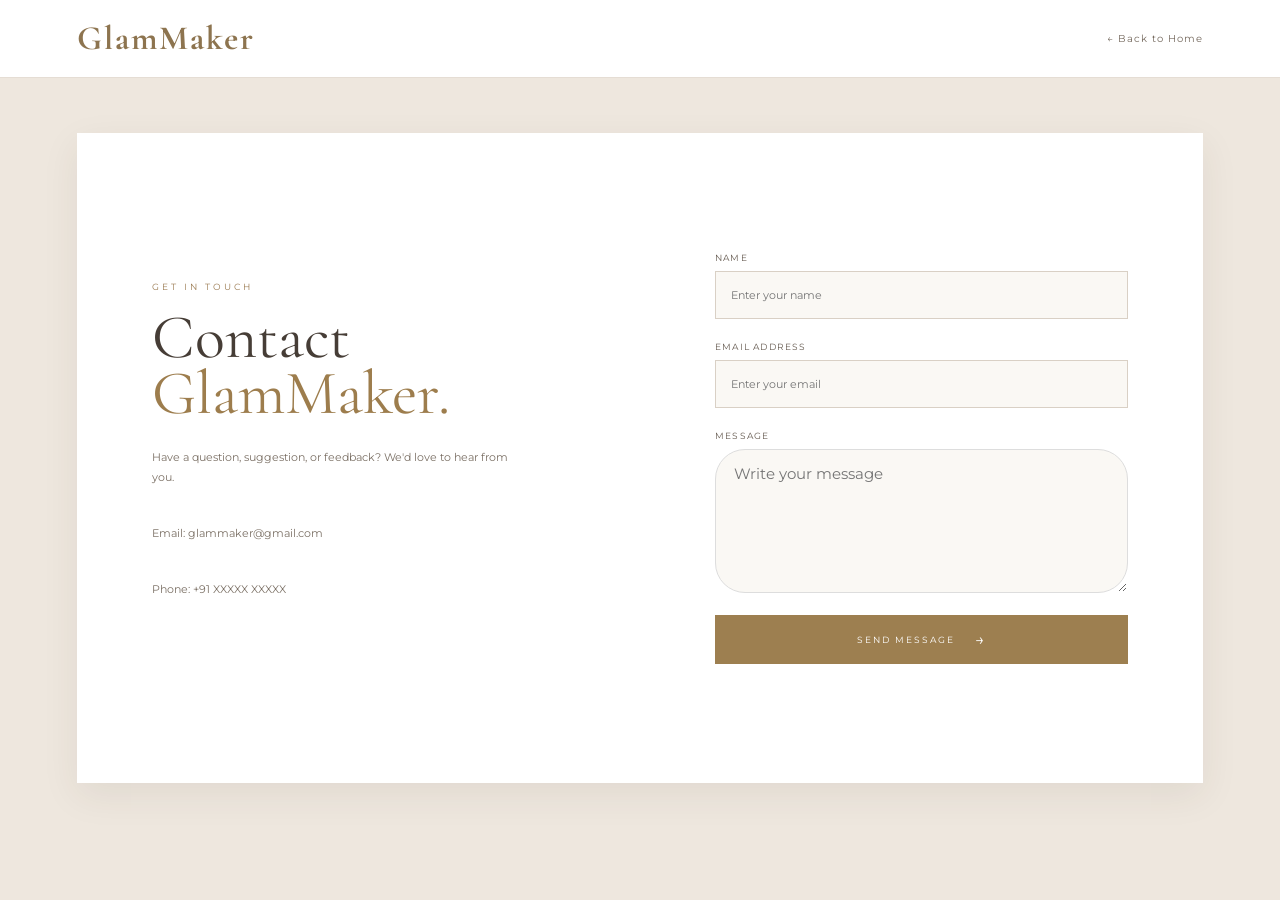
<file: contact.html>
<!DOCTYPE html>
<html lang="en">

<head>

    <meta charset="UTF-8">
    <meta name="viewport" content="width=device-width, initial-scale=1.0">

    <title>Contact | GlamMaker</title>

    <link rel="stylesheet" href="style.css">

    <link rel="preconnect" href="https://fonts.googleapis.com">
    <link rel="preconnect" href="https://fonts.gstatic.com" crossorigin>

    <link href="https://fonts.googleapis.com/css2?family=Cormorant+Garamond:wght@400;500;600;700&family=Montserrat:wght@400;500;600&display=swap" rel="stylesheet">

</head>

<body class="login-page">

    <!-- HEADER -->

    <header class="login-header">

        <a href="index.html" class="login-logo">
            GlamMaker
        </a>

        <a href="index.html" class="back-home">
            ← Back to Home
        </a>

    </header>


    <!-- CONTACT -->

    <main class="login-container">

        <!-- LEFT SIDE -->

        <div class="login-box">

            <p class="login-eyebrow">
                GET IN TOUCH
            </p>

            <h1>
                Contact<br>
                <em>GlamMaker.</em>
            </h1>

            <p class="login-description">
                Have a question, suggestion, or feedback?
                We'd love to hear from you.
            </p>

            <p class="login-description">
                Email: glammaker@gmail.com
            </p>

            <p class="login-description">
                Phone: +91 XXXXX XXXXX
            </p>

        </div>


        <!-- RIGHT SIDE -->

        <div class="login-box">

            <form>

                <div class="input-group">

                    <label for="name">
                        Name
                    </label>

                    <input
                        type="text"
                        id="name"
                        name="name"
                        placeholder="Enter your name"
                        required
                    >

                </div>


                <div class="input-group">

                    <label for="email">
                        Email Address
                    </label>

                    <input
                        type="email"
                        id="email"
                        name="email"
                        placeholder="Enter your email"
                        required
                    >

                </div>


                <div class="input-group">

                    <label for="message">
                        Message
                    </label>

                    <textarea
                        id="message"
                        name="message"
                        placeholder="Write your message"
                        rows="6"
                        required
                    ></textarea>

                </div>


                <button
                    type="submit"
                    class="login-button"
                >
                    SEND MESSAGE
                    <span>→</span>
                </button>

            </form>

        </div>

    </main>

</body>

</html>
</file>
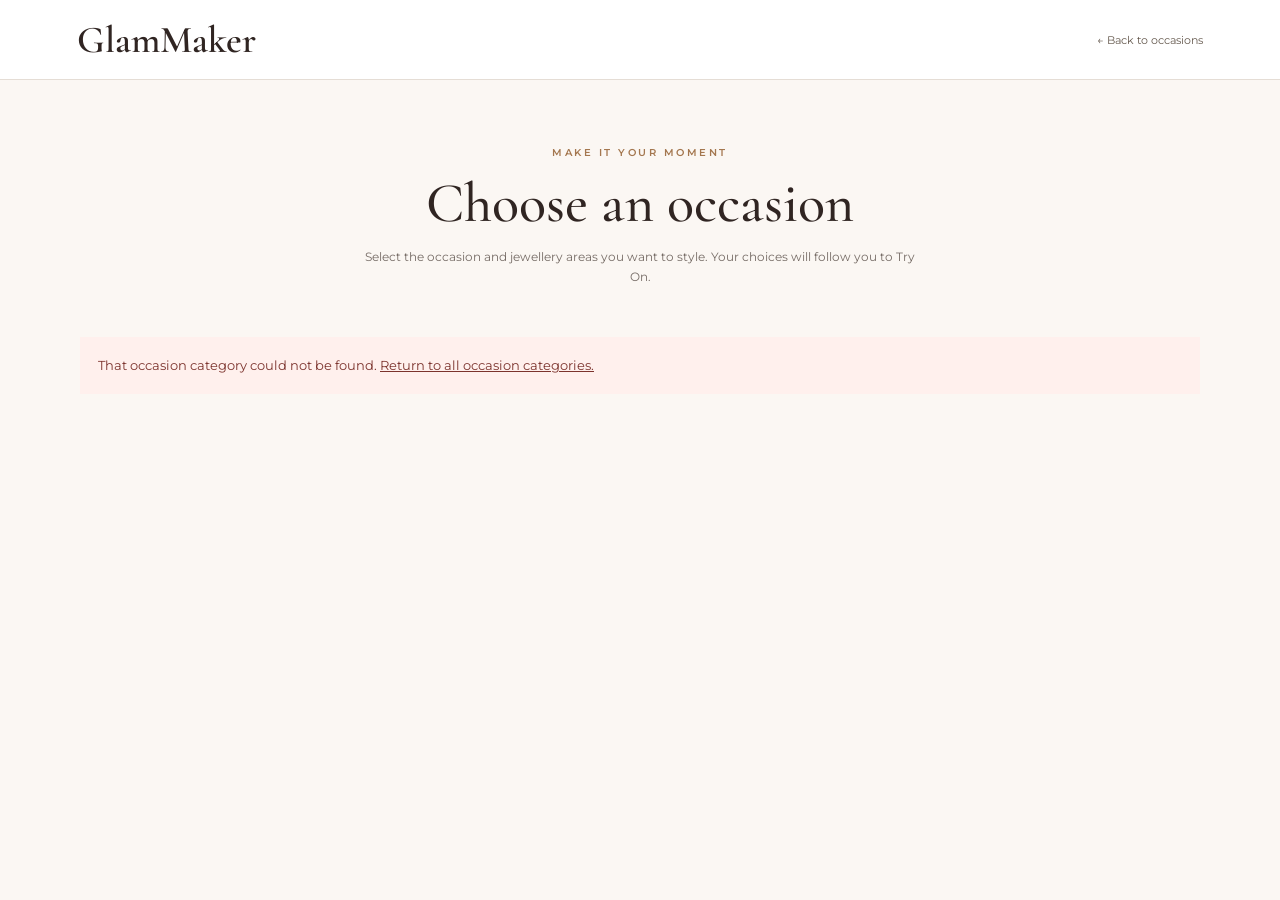
<file: occasions.html>
<!DOCTYPE html>
<html lang="en">
<head>
    <meta charset="UTF-8">
    <meta name="viewport" content="width=device-width, initial-scale=1.0">
    <title>Choose Your Occasion | GlamMaker</title>
    <link rel="stylesheet" href="occasions.css">
    <link rel="preconnect" href="https://fonts.googleapis.com">
    <link rel="preconnect" href="https://fonts.gstatic.com" crossorigin>
    <link href="https://fonts.googleapis.com/css2?family=Cormorant+Garamond:wght@400;500;600&family=Montserrat:wght@400;500;600&display=swap" rel="stylesheet">
    <link rel="stylesheet" href="https://cdnjs.cloudflare.com/ajax/libs/font-awesome/6.5.2/css/all.min.css">
</head>
<body class="occasion-page">
    <header class="occasion-header">
        <a href="index.html" class="occasion-logo">GlamMaker</a>
        <a href="index.html#occasions" class="back-home">← Back to occasions</a>
    </header>

    <main>
        <section class="occasion-hero">
            <p>MAKE IT YOUR MOMENT</p>
            <h1 id="categoryTitle">Choose your <em>occasion.</em></h1>
            <p class="occasion-intro">Select the occasion and jewellery areas you want to style. Your choices will follow you to Try On.</p>
        </section>

        <form id="occasionSelectionForm" class="selection-layout">
            <section class="selection-panel" aria-labelledby="occasionPanelTitle">
                <div class="panel-heading">
                    <span>01</span>
                    <div>
                        <p>YOUR MOMENT</p>
                        <h2 id="occasionPanelTitle">Select an occasion</h2>
                    </div>
                </div>
                <div id="occasionOptions" class="occasion-choice-list"></div>
            </section>

            <section class="selection-panel" aria-labelledby="jewelleryPanelTitle">
                <div class="panel-heading">
                    <span>02</span>
                    <div>
                        <p>YOUR DETAILS</p>
                        <h2 id="jewelleryPanelTitle">Choose jewellery areas</h2>
                    </div>
                </div>
                <p class="panel-hint">Choose one or more areas to include in your look.</p>
                <div id="jewelleryOptions" class="jewellery-choice-list"></div>
                <button class="tryon-button" id="continueToTryOn" type="submit" disabled>
                    CONTINUE TO TRY ON <span>→</span>
                </button>
                <p class="selection-message" id="selectionMessage" aria-live="polite">Select an occasion and at least one jewellery area.</p>
            </section>
        </form>
    </main>

    <script src="occasions.js"></script>
</body>
</html>
</file>
<file: style.css>
* {
    margin: 0;
    padding: 0;
    box-sizing: border-box;
}

html {
    scroll-behavior: smooth;
}

body {
    background: #eee7de;
    color: #453d37;
    font-family: 'Montserrat', sans-serif;
}


/* ==============================
   TOP BAR
================================= */

.top-bar {
    height: 32px;

    padding: 0 5%;

    display: flex;
    align-items: center;
    justify-content: space-between;

    background: #e4dbd0;

    color: #786b5e;

    font-size: 9px;
    letter-spacing: 1.8px;

    text-transform: uppercase;
}

.top-right {
    display: flex;
    gap: 25px;
}

.top-right a {
    text-decoration: none;
    color: #786b5e;
}


/* ==============================
   HEADER
================================= */

.main-header {
    height: 84px;

    background: #ffffff;

    display: grid;

    grid-template-columns: 180px 1fr 180px;

    align-items: center;

    padding: 0 5%;

    border-bottom: 1px solid #e9e3dc;
}

.logo {
    font-family: 'Cormorant Garamond', serif;
    font-size: 34px;
    font-weight: 700;
    letter-spacing: 2px;
    color: #8d744f;
    text-decoration: none;
    text-align: left;
}

.mobile-menu {
    display: none;
}


/* SEARCH */

.search-container {
    justify-self: center;

    width: min(520px, 90%);

    height: 43px;

    border: 1px solid #ddd5cb;

    border-radius: 30px;

    display: flex;
    align-items: center;

    padding: 0 17px;

    background: #fff;
}

/* NAVIGATION LINKS */

.navbar-links {
    display: flex;
    align-items: center;
    justify-content: center;
    gap: 55px;
}

.navbar-links a {
    text-decoration: none;
    color: #302522;

    font-family: 'Montserrat', sans-serif;
    font-size: 13px;
    font-weight: 500;

    letter-spacing: 1px;

    transition: color 0.3s ease;
}

.navbar-links a:hover {
    color: #a4774f;
}

.search-icon {
    font-size: 23px;

    color: #82766a;

    margin-right: 10px;
}

.search-container input {
    flex: 1;

    border: none;

    outline: none;

    font-family: 'Montserrat', sans-serif;

    font-size: 11px;

    color: #453d37;
}

.search-container input::placeholder {
    color: #a79d93;
}


/* ICONS */

.header-icons {
    display: flex;

    justify-content: flex-end;

    gap: 18px;
}

.header-icons button {
    border: none;

    background: transparent;

    font-size: 21px;

    color: #6d6054;

    cursor: pointer;
}

.profile-link {
    text-decoration: none;

    font-size: 21px;

    color: #6d6054;
}


/* ==============================
   NAVIGATION
================================= */

.main-nav {
    height: 50px;

    display: flex;

    align-items: center;

    justify-content: center;

    gap: 55px;

    background: #ffffff;

    border-bottom: 1px solid #e8e0d7;
}

.main-nav a {
    text-decoration: none;

    color: #4e463f;

    font-size: 10px;

    letter-spacing: 1.3px;

    text-transform: uppercase;

    position: relative;

    transition: 0.25s;
}

.main-nav a:hover {
    color: #9d7f4f;
}

.tryon-link {
    color: #947448 !important;
}


/* ==============================
   HERO
================================= */

.hero {
    position: relative;

    width: 100%;

    padding: 24px 0 48px;

    background: #eee7de;

    overflow: hidden;
}


/* WINDOW */

.carousel-window {
    width: 89%;

    margin: auto;

    overflow: hidden;

    border-radius: 4px;
}


/* TRACK */

.carousel-track {
    display: flex;

    transition: transform 0.9s cubic-bezier(0.22, 1, 0.36, 1);
}


/* EACH SLIDE */

.hero-slide {
    min-width: 100%;
    height: 555px;

    display: flex;

    overflow: hidden;

    flex-shrink: 0;

    background: #f4efe8;
}


/* IMAGE */

.hero-slide img {
    width: 58%;
    height: 100%;

    object-fit: cover;
    object-position: center;

    display: block;
}


/* CREAM PANEL */

.hero-panel {
    width: 42%;
    height: 100%;

    background: #f4efe8;

    padding: 55px 55px;

    display: flex;

    flex-direction: column;

    justify-content: center;
}


/* NUMBER */

.slide-number {
    font-size: 9px;

    letter-spacing: 3px;

    color: #9b8669;

    margin-bottom: 28px;
}


/* SMALL TEXT */

.eyebrow {
    font-size: 9px;

    letter-spacing: 3px;

    text-transform: uppercase;

    color: #927752;

    margin-bottom: 22px;
}


/* HEADING */

.hero-panel h1 {
    font-family: 'Cormorant Garamond', serif;

    font-size: clamp(55px, 5vw, 76px);

    font-weight: 400;

    line-height: 0.88;

    color: #463d36;

    margin-bottom: 27px;
}

.hero-panel h1 em {
    color: #aa8958;

    font-style: normal;
}


/* DESCRIPTION */

.hero-description {
    max-width: 365px;

    font-size: 12px;

    line-height: 1.9;

    color: #786d63;

    margin-bottom: 30px;
}


/* BUTTON */

.hero-button {
    width: fit-content;

    padding: 15px 21px;

    background: #9d7f50;

    color: #ffffff;

    text-decoration: none;

    font-size: 9px;

    letter-spacing: 1.5px;

    display: flex;

    gap: 22px;

    align-items: center;

    transition: 0.3s;
}

.hero-button:hover {
    background: #7f6846;
}

.hero-button span {
    font-size: 16px;
}


/* ==============================
   ARROWS
================================= */

.arrow {
    position: absolute;

    top: 50%;

    transform: translateY(-50%);

    width: 44px;

    height: 44px;

    border-radius: 50%;

    background: rgba(255, 255, 255, 0.9);

    border: 1px solid #d8cec2;

    color: #685b4f;

    font-size: 27px;

    cursor: pointer;

    z-index: 10;
}

.left-arrow {
    left: 3%;
}

.right-arrow {
    right: 3%;
}

.arrow:hover {
    background: #ffffff;
}


/* ==============================
   DOTS
================================= */

.dots {
    display: flex;

    justify-content: center;

    gap: 11px;

    margin-top: 20px;
}

.dot {
    width: 8px;

    height: 8px;

    border-radius: 50%;

    background: #cfc5ba;

    border: none;

    cursor: pointer;

    transition: 0.3s;
}

.dot.active {
    background: #9b7b4f;

    transform: scale(1.25);
}


/* ==============================
   OCCASIONS
================================= */

.occasion-section {
    padding: 100px 7%;

    background: #ffffff;

    text-align: center;
}

.section-heading p {
    font-size: 9px;

    letter-spacing: 3px;

    color: #9b7b52;

    margin-bottom: 15px;
}

.section-heading h2 {
    font-family: 'Cormorant Garamond', serif;

    font-size: 53px;

    font-weight: 400;

    color: #463d36;
}

.section-heading h2 em {
    color: #9d7d4d;

    font-style: normal;
}


/* ==============================
   OCCASION CARDS
================================= */

.occasion-grid {
    display: grid;

    grid-template-columns: repeat(4, 1fr);

    gap: 18px;

    margin-top: 55px;
}


.occasion-card {
    height: 320px;

    position: relative;

    overflow: hidden;

    display: block;

    text-decoration: none;

    background: #eee7de;
}

.occasion-card img {
    width: 100%;

    height: 100%;

    object-fit: cover;

    display: block;

    transition: transform 0.7s ease;
}


.occasion-card:hover img {
    transform: scale(1.06);
}


/* Dark soft layer over image */

.occasion-card::after {
    content: "";

    position: absolute;

    inset: 0;

    background: linear-gradient(
        to top,
        rgba(40, 32, 25, 0.72),
        rgba(40, 32, 25, 0.15) 60%,
        rgba(40, 32, 25, 0)
    );

    z-index: 1;
}


/* Text on image */

.occasion-info {
    position: absolute;

    z-index: 2;

    left: 25px;

    right: 20px;

    bottom: 24px;

    text-align: left;

    color: #ffffff;
}


.occasion-info span {
    font-size: 8px;

    letter-spacing: 2px;

    color: #e5d2ad;
}


.occasion-info h3 {
    font-family: 'Cormorant Garamond', serif;

    font-size: 34px;

    line-height: 1;

    font-weight: 400;

    margin-top: 8px;
}


.occasion-info p {
    font-size: 9px;

    margin-top: 8px;

    color: #eee7de;
}


/* ==============================
   STYLE SECTION
================================= */

.style-section {
    min-height: 560px;

    display: grid;

    grid-template-columns: 50% 50%;

    background: #eee7de;
}

.style-image {
    height: 560px;
}

.style-image img {
    width: 100%;

    height: 100%;

    object-fit: cover;

    object-position: center;
}

.style-content {
    display: flex;

    flex-direction: column;

    justify-content: center;

    padding: 80px 10%;
}

.style-content h2 {
    font-family: 'Cormorant Garamond', serif;

    font-size: 64px;

    font-weight: 400;

    line-height: 0.9;

    margin-bottom: 30px;
}

.style-content h2 em {
    color: #9c7c4d;

    font-style: normal;
}

.style-content > p:not(.eyebrow) {
    max-width: 390px;

    font-size: 12px;

    line-height: 2;

    color: #756a60;

    margin-bottom: 35px;
}

.style-content a {
    text-decoration: none;

    color: #876d47;

    font-size: 9px;

    letter-spacing: 1.8px;

    display: flex;

    gap: 15px;

    align-items: center;
}

.style-content a span {
    font-size: 17px;
}


/* ==============================
   FOOTER
================================= */

footer {
    background: #ded4c8;

    padding: 65px 7% 25px;
}

.footer-main {
    display: grid;

    grid-template-columns: 2fr 1fr 1fr;

    gap: 60px;

    padding-bottom: 55px;
}

.footer-logo {
    font-family: 'Cormorant Garamond', serif;

    font-size: 31px;

    letter-spacing: 3px;

    color: #866d49;
}

.footer-main p {
    max-width: 300px;

    font-size: 10px;

    line-height: 1.9;

    color: #766b60;

    margin-top: 14px;
}

.footer-column {
    display: flex;

    flex-direction: column;

    gap: 14px;
}

.footer-column h4 {
    font-size: 9px;

    letter-spacing: 2px;

    color: #75624b;

    margin-bottom: 5px;
}

.footer-column a {
    color: #62584f;

    text-decoration: none;

    font-size: 10px;
}

.footer-bottom {
    border-top: 1px solid #c9bcae;

    padding-top: 18px;

    font-size: 8px;

    color: #897e73;
}


/* ==============================
   RESPONSIVE
================================= */

@media (max-width: 950px) {

    .main-header {
        grid-template-columns: 60px 1fr 150px;
    }

    .mobile-menu {
        display: block;

        border: none;

        background: none;

        font-size: 19px;

        color: #65594e;
    }

    .main-header .logo {
        text-align: center;
    }

    .main-nav {
        gap: 25px;
    }

    .hero-panel {
        width: 48%;

        padding: 50px;
    }

    .occasion-grid {
        grid-template-columns: repeat(2, 1fr);
    }
}


@media (max-width: 700px) {

    .top-bar {
        justify-content: center;
    }

    .top-right {
        display: none;
    }

    .main-header {
        grid-template-columns: 45px 1fr 45px;

        height: 70px;

        padding: 0 4%;
    }

    .search-container {
        display: none;
    }

    .header-icons {
        gap: 0;
    }

    .header-icons button:not(:first-child) {
        display: none;
    }

    .logo {
        font-size: 27px !important;
    }

    .main-nav {
        justify-content: flex-start;

        overflow-x: auto;

        padding: 0 20px;

        gap: 30px;

        white-space: nowrap;
    }

    .carousel-window {
        width: 94%;
    }

    .hero-slide {
        height: 680px;
    }

    .hero-slide img {
        height: 55%;

        position: absolute;

        top: 0;

        left: 0;
    }

    .hero-panel {
        top: auto;

        bottom: 0;

        width: 100%;

        height: 52%;

        padding: 35px;
    }

    .hero-panel h1 {
        font-size: 52px;
    }

    .arrow {
        width: 37px;

        height: 37px;
    }

    .left-arrow {
        left: 1%;
    }

    .right-arrow {
        right: 1%;
    }

    .occasion-grid {
        grid-template-columns: 1fr;
    }

    .style-section {
        grid-template-columns: 1fr;
    }

    .style-image {
        height: 430px;
    }

    .footer-main {
        grid-template-columns: 1fr 1fr;
    }
}

/* ==============================
   LOGIN PAGE
================================= */

.login-page {
    min-height: 100vh;

    background: #eee7de;
}


/* HEADER */

.login-header {
    height: 78px;

    background: #ffffff;

    padding: 0 6%;

    display: flex;

    align-items: center;

    justify-content: space-between;

    border-bottom: 1px solid #e5ddd4;
}


.login-logo {
    font-family: 'Cormorant Garamond', serif;

    font-size: 34px;

    font-weight: 700;

    letter-spacing: 2px;

    color: #8d744f;

    text-decoration: none;
}


.back-home {
    text-decoration: none;

    font-size: 10px;

    letter-spacing: 1px;

    color: #75695e;
}


.back-home:hover {
    color: #9b7b52;
}


/* MAIN */

.login-container {
    width: 88%;

    max-width: 1200px;

    min-height: 650px;

    margin: 55px auto;

    background: #ffffff;

    display: grid;

    grid-template-columns: 50% 50%;

    box-shadow: 0 12px 35px rgba(70, 55, 40, 0.08);
}


/* IMAGE */

.login-image {
    min-height: 650px;

    overflow: hidden;
}


.login-image img {
    width: 100%;

    height: 100%;

    object-fit: cover;

    object-position: center;
}


/* FORM SIDE */

.login-box {
    display: flex;

    flex-direction: column;

    justify-content: center;

    padding: 70px 75px;
}


.login-eyebrow {
    font-size: 9px;

    letter-spacing: 3px;

    color: #9b7b52;

    margin-bottom: 18px;
}


.login-box h1 {
    font-family: 'Cormorant Garamond', serif;

    font-size: 62px;

    line-height: 0.9;

    font-weight: 400;

    color: #463d36;

    margin-bottom: 25px;
}


.login-box h1 em {
    color: #9d7d4d;

    font-style: normal;
}


.login-description {
    max-width: 360px;

    font-size: 11px;

    line-height: 1.9;

    color: #7b7065;

    margin-bottom: 35px;
}


/* INPUT */

.input-group {
    display: flex;

    flex-direction: column;

    margin-bottom: 22px;
}


.input-group label {
    font-size: 9px;

    letter-spacing: 1.2px;

    text-transform: uppercase;

    color: #665b51;

    margin-bottom: 8px;
}


.input-group input {
    width: 100%;

    height: 48px;

    border: 1px solid #d9d0c5;

    background: #faf8f4;

    padding: 0 15px;

    outline: none;

    font-family: 'Montserrat', sans-serif;

    font-size: 11px;

    color: #463d36;
}


.input-group input:focus {
    border-color: #a78a60;

    background: #ffffff;
}


/* OPTIONS */

.login-options {
    display: flex;

    align-items: center;

    justify-content: space-between;

    margin: 4px 0 28px;
}


.remember {
    display: flex;

    align-items: center;

    gap: 7px;

    font-size: 9px;

    color: #746960;
}


.remember input {
    accent-color: #9d7f50;
}


.login-options a {
    color: #8d7149;

    text-decoration: none;

    font-size: 9px;
}


/* LOGIN BUTTON */

.login-button {
    width: 100%;

    height: 49px;

    border: none;

    background: #9d7f50;

    color: #ffffff;

    font-family: 'Montserrat', sans-serif;

    font-size: 9px;

    letter-spacing: 2px;

    cursor: pointer;

    display: flex;

    align-items: center;

    justify-content: center;

    gap: 20px;

    transition: 0.3s;
}


.login-button:hover {
    background: #806642;
}


.login-button span {
    font-size: 16px;
}


/* REGISTER */

.register-text {
    text-align: center;

    margin-top: 27px;

    font-size: 10px;

    color: #786e65;
}


.register-text a {
    color: #92734a;

    text-decoration: none;

    margin-left: 4px;
}


/* ==============================
   LOGIN RESPONSIVE
================================= */

@media (max-width: 800px) {

    .login-container {
        grid-template-columns: 1fr;

        margin: 25px auto;
    }

    .login-image {
        min-height: 350px;

        height: 350px;
    }

    .login-box {
        padding: 50px 35px;
    }

    .login-box h1 {
        font-size: 50px;
    }
}


@media (max-width: 500px) {

    .login-header {
        padding: 0 5%;
    }

    .back-home {
        font-size: 8px;
    }

    .login-container {
        width: 94%;
    }

    .login-image {
        min-height: 280px;

        height: 280px;
    }

    .login-box {
        padding: 40px 25px;
    }

}

.input-group textarea {
    width: 100%;
    border: 1px solid #d9d0c5;
    background: #faf8f4;
    padding: 14px 15px;
    outline: none;
    font-family: 'Montserrat', sans-serif;
    font-size: 11px;
    color: #463d36;
    resize: vertical;
}

.input-group textarea:focus {
    border-color: #a78a60;
    background: #ffffff;
}

/* =================================
   HOW IT WORKS
================================= */

.how-it-works {
    padding: 100px 7%;
    background: #fff;
}

.how-it-works .section-heading {
    text-align: center;
    margin-bottom: 60px;
}

.how-it-works .section-heading p {
    font-size: 11px;
    letter-spacing: 3px;
    color: #a4774f;
    font-weight: 600;
}

.how-it-works .section-heading h2 {
    font-family: 'Cormorant Garamond', serif;
    font-size: 48px;
    font-weight: 500;
    margin: 10px 0;
}

.how-it-works .section-heading h2 em {
    color: #a4774f;
}

.how-it-works .section-heading span {
    display: block;
    max-width: 600px;
    margin: 15px auto 0;
    color: #756b65;
    font-size: 13px;
    line-height: 1.7;
}


.how-it-works-grid {
    max-width: 1100px;
    margin: auto;

    display: grid;
    grid-template-columns: repeat(3, 1fr);

    gap: 30px;
}


.how-card {
    text-align: center;
    padding: 40px 30px;

    border: 1px solid #e5ddd5;

    background: #fbf7f3;
}


.how-number {
    font-size: 11px;
    letter-spacing: 2px;
    color: #a4774f;
}


.how-icon {
    margin: 25px 0 20px;

    font-size: 28px;
    color: #a4774f;
}


.how-card h3 {
    font-family: 'Cormorant Garamond', serif;

    font-size: 27px;
    font-weight: 500;

    margin-bottom: 12px;
}


.how-card p {
    font-size: 12px;
    line-height: 1.7;

    color: #756b65;

    margin: 0;
}


@media (max-width: 700px) {

    .how-it-works-grid {
        grid-template-columns: 1fr;
    }

    .how-it-works .section-heading h2 {
        font-size: 40px;
    }

}

/* ==============================
   CHAT NAV HEADER
================================= */

.chat-nav {
    height: 70px;
    background: #ffffff;
    padding: 0 6%;
    display: flex;
    align-items: center;
    justify-content: space-between;
    border-bottom: 1px solid #e9e3dc;
}

.chat-nav h2 {
    font-family: 'Cormorant Garamond', serif;
    font-size: 28px;
    letter-spacing: 2px;
    color: #8d744f;
}

.chat-nav div {
    display: flex;
    gap: 28px;
}

.chat-nav div a {
    text-decoration: none;
    color: #4e463f;
    font-size: 11px;
    letter-spacing: 1.3px;
    text-transform: uppercase;
    transition: 0.25s;
}

.chat-nav div a:hover {
    color: #9d7f50;
}

@media (max-width: 600px) {
    .chat-nav div {
        gap: 14px;
    }
    .chat-nav div a {
        font-size: 9px;
    }
}

/* ==============================
   AI CHATBOT
================================= */

.chat-container {
    width: 90%;
    max-width: 800px;
    margin: 50px auto;
    padding: 35px;

    background: rgba(255, 255, 255, 0.75);
    backdrop-filter: blur(15px);

    border-radius: 25px;
    box-shadow: 0 10px 40px rgba(0, 0, 0, 0.08);
}

.chat-container h1 {
    text-align: center;
    margin-bottom: 10px;
}

.chat-container > p {
    text-align: center;
    color: #777;
}

.chat-box {
    height: 400px;
    overflow-y: auto;

    padding: 20px;
    margin-top: 25px;

    background: #faf7f2;
    border-radius: 18px;

    display: flex;
    flex-direction: column;
    gap: 15px;
}

.bot-message,
.user-message {
    max-width: 75%;
    padding: 14px 18px;
    border-radius: 18px;
    line-height: 1.5;
}

.bot-message {
    align-self: flex-start;
    background: #fff;
    border: 1px solid #eee;
    white-space: pre-line;
}

.user-message {
    align-self: flex-end;
    background: #d9b88f;
    color: white;
}

#chatForm {
    display: flex;
    gap: 10px;
    margin-top: 20px;
}

#message {
    flex: 1;

    padding: 14px 18px;
    border: 1px solid #ddd;
    border-radius: 30px;

    outline: none;
    font-size: 15px;
    font-family: 'Montserrat', sans-serif;
}

#chatForm button {
    padding: 14px 25px;

    border: none;
    border-radius: 30px;

    background: #8b6f47;
    color: white;

    cursor: pointer;
    transition: 0.3s;
    font-family: 'Montserrat', sans-serif;
}

#chatForm button:hover {
    transform: translateY(-2px);
    box-shadow: 0 5px 15px rgba(0, 0, 0, 0.15);
}

@media (max-width: 600px) {

    .chat-container {
        width: 92%;
        padding: 20px;
    }

    .chat-box {
        height: 350px;
    }

    #chatForm {
        flex-direction: column;
    }

    #chatForm button {
        width: 100%;
    }

}

.style-score-card {
    max-width: 700px;
    margin: 30px auto;
    padding: 30px;
    background: rgba(255, 255, 255, 0.8);
    backdrop-filter: blur(15px);
    border-radius: 25px;
    box-shadow: 0 10px 35px rgba(0, 0, 0, 0.08);
    text-align: center;
}

.style-score-card[hidden] {
    display: none;
}

.style-score-card .score {
    width: 150px;
    height: 150px;
    margin: 20px auto;
    border-radius: 50%;
    display: flex;
    align-items: center;
    justify-content: center;
    background: #f1dfc7;
    border: 8px solid #b89568;
}

#score {
    font-size: 32px;
    font-weight: bold;
    color: #6f5230;
}

#rating {
    color: #8b6f47;
    font-size: 24px;
}

.style-score-card ul {
    text-align: left;
    max-width: 500px;
    margin: 15px auto;
    line-height: 1.8;
}

.style-score-card li {
    margin-bottom: 8px;
}

.vision-container {
    width: 90%;
    max-width: 850px;
    margin: 50px auto;
    padding: 40px;
    text-align: center;
    background: rgba(255, 255, 255, 0.78);
    backdrop-filter: blur(15px);
    border-radius: 25px;
    box-shadow: 0 10px 40px rgba(0, 0, 0, 0.08);
}

.vision-container h1 {
    margin-bottom: 10px;
}

.vision-container > p {
    color: #777;
    margin-bottom: 25px;
}

.vision-container form {
    display: grid;
    justify-items: center;
    gap: 12px;
}

.vision-container button {
    margin-top: 8px;
    padding: 14px 25px;
    border: none;
    border-radius: 30px;
    background: #8b6f47;
    color: white;
    cursor: pointer;
    transition: 0.3s;
}

.vision-container button:hover {
    transform: translateY(-3px);
    box-shadow: 0 8px 20px rgba(0, 0, 0, 0.15);
}

.vision-preview {
    width: 100%;
    max-width: 300px;
    margin-top: 20px;
    border-radius: 20px;
}

.prediction-list {
    display: grid;
    grid-template-columns: repeat(auto-fit, minmax(180px, 1fr));
    gap: 15px;
    margin-top: 25px;
}

.prediction-card {
    padding: 20px;
    background: #faf7f2;
    border-radius: 18px;
    border: 1px solid #eee;
}

.prediction-card h3 {
    color: #8b6f47;
}

.prediction-card p {
    margin: 0;
}

.complete-ai-container {
    width: 92%;
    max-width: 1000px;
    margin: 50px auto;
    padding: 40px;
    text-align: center;
    background: rgba(255, 255, 255, 0.78);
    backdrop-filter: blur(15px);
    border-radius: 28px;
    box-shadow: 0 15px 45px rgba(0, 0, 0, 0.08);
}

.complete-ai-container > p {
    color: #777;
    margin-bottom: 20px;
}

.complete-ai-container form {
    display: grid;
    justify-items: center;
    gap: 12px;
}

.complete-ai-container button {
    margin: 8px auto 20px;
    padding: 14px 28px;
    border: none;
    border-radius: 30px;
    background: #8b6f47;
    color: white;
    cursor: pointer;
    transition: 0.3s;
}

.complete-ai-container button:hover {
    transform: translateY(-3px);
    box-shadow: 0 8px 20px rgba(0, 0, 0, 0.15);
}

.outfit-preview {
    display: block;
    width: 300px;
    max-width: 100%;
    margin: 20px auto;
    border-radius: 20px;
}

.ai-loading {
    margin: 30px;
    font-size: 18px;
}

.complete-ai-result {
    margin-top: 40px;
    text-align: left;
}

.complete-ai-result[hidden] {
    display: none;
}

.complete-result-grid {
    display: grid;
    grid-template-columns: repeat(auto-fit, minmax(200px, 1fr));
    gap: 18px;
    margin-top: 25px;
}

.complete-result-card {
    display: grid;
    gap: 8px;
    padding: 22px;
    background: #faf7f2;
    border-radius: 18px;
    border: 1px solid #eee;
}

.complete-result-card span {
    color: #777;
}

.complete-result-card strong {
    font-size: 20px;
    color: #6f5230;
}

.complete-result-section {
    margin-top: 30px;
    padding: 25px;
    background: #fffaf5;
    border-radius: 20px;
}

.complete-result-section li {
    margin: 10px 0;
    line-height: 1.6;
}

.auto-stylist-container {
    min-height: 85vh;
    display: flex;
    justify-content: center;
    align-items: center;
    padding: 40px 20px;
}

.auto-stylist-card {
    width: 100%;
    max-width: 760px;
    padding: 40px;
    border-radius: 25px;
    background: rgba(255, 255, 255, 0.82);
    backdrop-filter: blur(18px);
    box-shadow: 0 20px 50px rgba(0, 0, 0, 0.12);
}

.auto-stylist-card h1,
.auto-stylist-card > p {
    text-align: center;
}

.auto-stylist-card h1 {
    margin-bottom: 12px;
}

.auto-stylist-card > p {
    color: #777;
    margin-bottom: 24px;
}

.auto-stylist-eyebrow {
    color: #8b6f47 !important;
    font-size: 12px;
    font-weight: 700;
    letter-spacing: 1.5px;
}

.auto-stylist-card form {
    display: grid;
    gap: 10px;
}

.auto-stylist-card label {
    margin-top: 10px;
    font-weight: 600;
}

.auto-stylist-card input,
.auto-stylist-card select {
    width: 100%;
    padding: 14px;
    border: 1px solid #ddd;
    border-radius: 10px;
    background: white;
}

.auto-stylist-card form button {
    margin-top: 16px;
    padding: 15px;
    border: none;
    border-radius: 12px;
    background: #8b6f47;
    color: white;
    font-size: 16px;
    cursor: pointer;
    transition: 0.3s;
}

.auto-stylist-card form button:hover:not(:disabled) {
    transform: translateY(-2px);
    box-shadow: 0 8px 20px rgba(0, 0, 0, 0.15);
}

.auto-stylist-card form button:disabled {
    cursor: wait;
    opacity: 0.7;
}

.auto-stylist-loading {
    margin: 24px 0;
    text-align: center;
}

.auto-stylist-error {
    color: #a33 !important;
}

.auto-stylist-result {
    margin-top: 30px;
    padding: 25px;
    border-radius: 18px;
    background: #fffaf0;
}

.auto-stylist-result[hidden] {
    display: none;
}

.auto-stylist-result h2,
.auto-stylist-result h3 {
    margin-bottom: 16px;
}

.auto-stylist-details {
    display: grid;
    grid-template-columns: repeat(auto-fit, minmax(180px, 1fr));
    gap: 12px;
}

.auto-stylist-details div {
    padding: 16px;
    border-radius: 12px;
    background: white;
}

.auto-stylist-details dt {
    color: #777;
    font-size: 14px;
}

.auto-stylist-details dd {
    margin-top: 6px;
    color: #6f5230;
    font-weight: 700;
}

.auto-stylist-result h3 {
    margin-top: 24px;
}

.auto-stylist-result li {
    margin: 8px 0 8px 20px;
    line-height: 1.6;
}

.auto-stylist-back {
    margin-top: 24px !important;
}

@media (max-width: 600px) {
    .complete-ai-container {
        padding: 22px;
    }

    .auto-stylist-card {
        padding: 22px;
    }

    .complete-result-grid {
        grid-template-columns: 1fr;
    }
}

.admin-container {
    width: 92%;
    max-width: 1100px;
    margin: 50px auto;
}

.admin-header {
    display: flex;
    justify-content: space-between;
    align-items: center;
    gap: 20px;
    margin-bottom: 25px;
}

.admin-header p {
    color: #777;
}

.admin-header nav {
    display: flex;
    align-items: center;
    gap: 16px;
}

.admin-header button,
.admin-table-section button {
    padding: 9px 16px;
    border: 0;
    border-radius: 20px;
    background: #8b6f47;
    color: #fff;
    cursor: pointer;
}

.admin-stats {
    display: grid;
    grid-template-columns: repeat(auto-fit, minmax(210px, 1fr));
    gap: 20px;
    margin-top: 25px;
}

.admin-card {
    padding: 25px;
    background: rgba(255, 255, 255, 0.85);
    backdrop-filter: blur(15px);
    border-radius: 20px;
    box-shadow: 0 8px 30px rgba(0, 0, 0, 0.07);
}

.admin-card h2 {
    color: #777;
    font-size: 18px;
}

.admin-card strong {
    display: block;
    margin-top: 15px;
    font-size: 35px;
    color: #8b6f47;
}

.admin-table-section {
    margin-top: 35px;
    padding: 25px;
    background: #fff;
    border-radius: 20px;
    box-shadow: 0 8px 30px rgba(0, 0, 0, 0.06);
}

.admin-table-wrapper {
    overflow-x: auto;
}

.admin-table-section table {
    width: 100%;
    border-collapse: collapse;
    margin-top: 18px;
}

.admin-table-section th,
.admin-table-section td {
    padding: 13px;
    text-align: left;
    border-bottom: 1px solid #eee;
}

.admin-table-section th {
    background: #faf7f2;
    color: #6f5230;
}

.admin-table-section button:disabled {
    opacity: 0.6;
    cursor: wait;
}

.admin-upload-preview {
    display: block;
    width: 70px;
    max-height: 90px;
    object-fit: cover;
    border-radius: 8px;
}

@media (max-width: 600px) {
    .admin-header {
        align-items: flex-start;
        flex-direction: column;
    }

    .admin-table-section {
        padding: 18px;
    }
}

.admin-analytics {
    margin: 40px auto;
}

.analytics-header {
    display: flex;
    justify-content: space-between;
    align-items: center;
    gap: 20px;
    margin-bottom: 24px;
}

.analytics-header p {
    color: #777;
}

.export-buttons {
    display: flex;
    flex-wrap: wrap;
    gap: 10px;
}

.export-buttons button {
    padding: 11px 16px;
    border: none;
    border-radius: 10px;
    background: #8b6f47;
    color: white;
    cursor: pointer;
    transition: 0.3s;
}

.export-buttons button:hover {
    transform: translateY(-2px);
    box-shadow: 0 8px 20px rgba(0, 0, 0, 0.15);
}

.chart-grid {
    display: grid;
    grid-template-columns: repeat(2, minmax(0, 1fr));
    gap: 22px;
}

.chart-card {
    min-width: 0;
    padding: 24px;
    background: rgba(255, 255, 255, 0.8);
    backdrop-filter: blur(15px);
    border-radius: 20px;
    box-shadow: 0 10px 30px rgba(0, 0, 0, 0.08);
}

.chart-card h3 {
    margin: 0 0 18px;
}

.chart-card canvas {
    max-height: 340px;
}

@media (max-width: 768px) {
    .analytics-header {
        align-items: flex-start;
        flex-direction: column;
    }

    .chart-grid {
        grid-template-columns: minmax(0, 1fr);
    }
}

.personalized-header {
    display: flex;
    justify-content: space-between;
    align-items: center;
    gap: 20px;
    padding: 20px max(4%, calc((100% - 1100px) / 2));
    background: rgba(255, 255, 255, 0.9);
}

.personalized-header nav {
    display: flex;
    flex-wrap: wrap;
    gap: 20px;
}

.personalized-logo {
    color: #6f5230;
    font-size: 22px;
    font-weight: 700;
    text-decoration: none;
}

.personalized-container {
    min-height: 85vh;
    display: flex;
    justify-content: center;
    align-items: center;
    padding: 40px 20px;
}

.personalized-card {
    width: 100%;
    max-width: 650px;
    padding: 40px;
    border-radius: 25px;
    background: rgba(255, 255, 255, 0.75);
    backdrop-filter: blur(18px);
    box-shadow: 0 20px 50px rgba(0, 0, 0, 0.12);
}

.personalized-card h1 {
    text-align: center;
    margin-bottom: 10px;
}

.personalized-card > p {
    text-align: center;
    color: #777;
    margin-bottom: 30px;
}

.personalized-card label {
    display: block;
    margin-top: 15px;
    margin-bottom: 7px;
    font-weight: 600;
}

.personalized-card select {
    width: 100%;
    padding: 13px;
    border-radius: 10px;
    border: 1px solid #ddd;
    background: white;
    outline: none;
}

.personalized-card button {
    width: 100%;
    margin-top: 25px;
    padding: 15px;
    border: none;
    border-radius: 12px;
    background: #b8860b;
    color: white;
    font-size: 16px;
    cursor: pointer;
    transition: 0.3s;
}

.personalized-card button:hover {
    transform: translateY(-3px);
    box-shadow: 0 10px 25px rgba(0, 0, 0, 0.15);
}

.personalized-card button:disabled {
    opacity: 0.65;
    cursor: wait;
    transform: none;
}

.personalized-result {
    margin-top: 30px;
}

.recommendation-list {
    display: grid;
    gap: 12px;
}

.recommendation-item {
    padding: 15px;
    border-radius: 12px;
    background: #fff8e8;
    border: 1px solid #ead9aa;
    transition: 0.3s;
}

.recommendation-item:hover {
    transform: translateX(5px);
}

.ai-history-container {
    max-width: 1200px;
    margin: 0 auto;
    padding: 50px 20px;
}

.ai-history-header {
    text-align: center;
    margin-bottom: 40px;
}

.ai-history-header h1 {
    margin-bottom: 10px;
}

.ai-history-header p {
    color: #777;
}

.ai-history-grid {
    display: grid;
    grid-template-columns: repeat(2, minmax(0, 1fr));
    gap: 25px;
}

.ai-history-card {
    padding: 25px;
    border: 1px solid rgba(255, 255, 255, 0.8);
    border-radius: 22px;
    background: rgba(255, 255, 255, 0.88);
    box-shadow: 0 12px 35px rgba(0, 0, 0, 0.08);
}

.history-card-top {
    display: flex;
    align-items: center;
    justify-content: space-between;
    gap: 20px;
    margin-bottom: 20px;
}

.history-type {
    display: inline-block;
    padding: 6px 10px;
    border-radius: 20px;
    background: #fff4d6;
    color: #8b6508;
    font-size: 12px;
}

.history-card-top h2 {
    margin-top: 10px;
}

.history-score {
    display: flex;
    width: 65px;
    height: 65px;
    flex: 0 0 65px;
    flex-direction: column;
    align-items: center;
    justify-content: center;
    border: 3px solid #d4af37;
    border-radius: 50%;
    background: #fff8e8;
}

.history-score strong {
    font-size: 20px;
}

.history-score small {
    color: #777;
    font-size: 10px;
}

.history-details {
    display: grid;
    grid-template-columns: repeat(2, minmax(0, 1fr));
    gap: 12px;
    margin-bottom: 20px;
}

.history-details div {
    display: flex;
    flex-direction: column;
    gap: 4px;
    padding: 12px;
    border-radius: 10px;
    background: #fafafa;
}

.history-details strong {
    color: #777;
    font-size: 12px;
}

.history-details span {
    font-weight: 600;
}

.history-section {
    margin-top: 20px;
}

.history-section h3 {
    margin-bottom: 12px;
}

.history-tags {
    display: flex;
    flex-wrap: wrap;
    gap: 8px;
}

.history-tag {
    padding: 8px 12px;
    border: 1px solid #ead9aa;
    border-radius: 20px;
    background: #fff8e8;
    font-size: 13px;
}

.history-section ul {
    padding-left: 20px;
    color: #555;
}

.history-section li {
    margin-bottom: 7px;
}

.history-date {
    margin-top: 25px;
    padding-top: 15px;
    border-top: 1px solid #eee;
    color: #888;
    font-size: 12px;
}

.no-history {
    padding: 60px 20px;
    border-radius: 20px;
    background: white;
    box-shadow: 0 10px 30px rgba(0, 0, 0, 0.08);
    text-align: center;
}

.no-history a {
    display: inline-block;
    margin-top: 20px;
    padding: 12px 20px;
    border-radius: 10px;
    background: #b8860b;
    color: white;
    text-decoration: none;
}

.error-message {
    color: #a32121;
}

@media (max-width: 600px) {
    .personalized-header {
        align-items: flex-start;
        flex-direction: column;
    }

    .personalized-card {
        padding: 25px;
    }
}

@media (max-width: 800px) {
    .ai-history-grid {
        grid-template-columns: 1fr;
    }
}

@media (max-width: 500px) {
    .history-details {
        grid-template-columns: 1fr;
    }

    .history-card-top {
        align-items: flex-start;
    }
}

.history-controls {
    display: flex;
    flex-wrap: wrap;
    gap: 15px;
    margin: 0 0 24px;
}

.history-controls input,
.history-controls select {
    padding: 14px 18px;
    border: 1px solid #e5d8c8;
    border-radius: 12px;
    background: rgba(255, 255, 255, 0.85);
    font: inherit;
    outline: none;
    transition: border-color 0.2s, box-shadow 0.2s;
}

.history-controls input {
    flex: 1;
    min-width: 250px;
}

.history-controls select {
    min-width: 230px;
}

.history-controls input:focus,
.history-controls select:focus {
    border-color: #b88945;
    box-shadow: 0 0 0 3px rgba(184, 137, 69, 0.12);
}

.history-card-actions {
    display: flex;
    align-items: center;
    gap: 12px;
}

.view-history-btn {
    display: inline-flex;
    align-items: center;
    justify-content: center;
    padding: 10px 16px;
    border-radius: 10px;
    background: #ead9c1;
    color: #65472e;
    text-decoration: none;
    transition: background 0.2s, color 0.2s;
}

.view-history-btn:hover {
    background: #b88945;
    color: white;
}

.delete-history-btn {
    padding: 10px 16px;
    border: 0;
    border-radius: 10px;
    background: #f7dddd;
    color: #a33b3b;
    cursor: pointer;
    transition: background 0.2s, color 0.2s;
}

.delete-history-btn:hover:not(:disabled) {
    background: #a33b3b;
    color: white;
}

.delete-history-btn:disabled {
    cursor: wait;
    opacity: 0.65;
}

.ai-history-card {
    width: 100%;
    margin: 0;
}

.empty-history-filtered {
    grid-column: 1 / -1;
    padding: 24px;
    color: #777;
    text-align: center;
}

.visually-hidden {
    position: absolute;
    width: 1px;
    height: 1px;
    overflow: hidden;
    clip: rect(0, 0, 0, 0);
    white-space: nowrap;
    clip-path: inset(50%);
}

@media (max-width: 600px) {
    .history-controls {
        flex-direction: column;
    }

    .history-controls input,
    .history-controls select {
        width: 100%;
        box-sizing: border-box;
    }

    .history-card-actions {
        align-items: flex-start;
        flex-direction: column;
    }

    .view-history-btn,
    .delete-history-btn {
        width: 100%;
    }
}

.ai-report-page {
    width: 92%;
    max-width: 1200px;
    margin: 40px auto 80px;
}

.report-top {
    margin-bottom: 25px;
}

.back-btn {
    color: #8b6334;
    font-weight: 600;
    text-decoration: none;
}

.report-title {
    margin-bottom: 45px;
    text-align: center;
}

.report-label {
    color: #a8793f;
    font-size: 12px;
    font-weight: 700;
    letter-spacing: 3px;
}

.report-title h1 {
    margin: 10px 0;
    color: #4d3626;
    font-family: "Cormorant Garamond", serif;
    font-size: 52px;
}

.report-title > p:last-child {
    color: #82756c;
}

.report-card {
    margin-bottom: 25px;
    padding: 30px;
    border: 1px solid rgba(210, 190, 160, 0.35);
    border-radius: 24px;
    background: rgba(255, 255, 255, 0.82);
    box-shadow: 0 12px 35px rgba(70, 50, 30, 0.08);
}

.report-card h2 {
    margin-top: 0;
    color: #543b2b;
}

.report-overview {
    display: grid;
    grid-template-columns: minmax(250px, 380px) 1fr;
    align-items: center;
    gap: 35px;
}

.report-image-container {
    min-height: 300px;
    overflow: hidden;
    border-radius: 20px;
    background: #f3eee8;
}

.report-image-container img {
    display: block;
    width: 100%;
    height: 360px;
    object-fit: contain;
}

.report-basic h2 {
    margin: 15px 0 5px;
    color: #4d392b;
    font-family: "Cormorant Garamond", serif;
    font-size: 42px;
}

.report-basic > p {
    color: #8b8179;
}

.confidence-box {
    margin-top: 25px;
    padding: 18px;
    border-radius: 15px;
    background: #faf5ee;
}

.confidence-box strong {
    display: block;
    margin-bottom: 5px;
    color: #80603d;
}

.confidence-box span {
    color: #493427;
    font-size: 25px;
    font-weight: 700;
}

.score-container {
    display: flex;
    align-items: center;
    gap: 30px;
}

.score-circle {
    position: relative;
    display: flex;
    width: 145px;
    height: 145px;
    flex: 0 0 145px;
    flex-direction: column;
    align-items: center;
    justify-content: center;
    border-radius: 50%;
    background: conic-gradient(#b88945 var(--score, 0deg), #eee5da 0deg);
}

.score-circle::before {
    position: absolute;
    width: 110px;
    height: 110px;
    border-radius: 50%;
    background: #fffaf5;
    content: "";
}

.score-circle span,
.score-circle small {
    position: relative;
    z-index: 1;
}

.score-circle span {
    color: #523a29;
    font-size: 38px;
    font-weight: 700;
}

.score-circle small {
    color: #8c7b6c;
}

.analysis-grid {
    display: grid;
    grid-template-columns: repeat(auto-fit, minmax(180px, 1fr));
    gap: 15px;
}

.analysis-item {
    padding: 20px;
    border-radius: 16px;
    background: #faf6f0;
}

.analysis-item span {
    display: block;
    margin-bottom: 8px;
    color: #8b7b6d;
    font-size: 13px;
}

.analysis-item strong {
    color: #4d392b;
    font-size: 18px;
}

.report-tags {
    display: flex;
    flex-wrap: wrap;
    gap: 10px;
}

.report-tag {
    padding: 11px 17px;
    border-radius: 25px;
    background: #f2e5d4;
    color: #76502d;
    font-size: 14px;
    font-weight: 600;
}

.report-list {
    padding-left: 22px;
    color: #665950;
    line-height: 2;
}

.report-empty-item {
    color: #8c8178;
    list-style: none;
}

.report-loading {
    padding: 80px;
    color: #8c7b6c;
    font-size: 18px;
    text-align: center;
}

.report-error {
    padding: 40px;
    border-radius: 20px;
    background: white;
    color: #8b4338;
    text-align: center;
}

#reportContent[hidden],
#reportError[hidden],
#outfitImageContainer[hidden] {
    display: none;
}

@media (max-width: 700px) {
    .report-overview {
        grid-template-columns: 1fr;
    }

    .report-title h1 {
        font-size: 38px;
    }

    .score-container {
        align-items: flex-start;
        flex-direction: column;
    }

    .report-card {
        padding: 20px;
    }
}

.profile-page {
    width: 92%;
    max-width: 1100px;
    margin: 50px auto 80px;
}

.profile-heading {
    margin-bottom: 40px;
    text-align: center;
}

.profile-heading p {
    color: #a8793f;
    font-size: 12px;
    font-weight: 700;
    letter-spacing: 3px;
}

.profile-heading h1 {
    margin: 8px 0;
    color: #4d3626;
    font-family: "Cormorant Garamond", serif;
    font-size: 52px;
}

.profile-heading span {
    color: #81756d;
}

.profile-grid {
    display: grid;
    grid-template-columns: repeat(2, minmax(0, 1fr));
    gap: 25px;
}

.profile-card {
    padding: 30px;
    border: 1px solid rgba(210, 190, 160, 0.35);
    border-radius: 24px;
    background: rgba(255, 255, 255, 0.82);
    box-shadow: 0 12px 35px rgba(70, 50, 30, 0.08);
}

.profile-card h2 {
    margin-top: 0;
    color: #523b2c;
    font-family: "Cormorant Garamond", serif;
    font-size: 30px;
}

.card-description {
    margin-bottom: 25px;
    color: #887b71;
}

.profile-avatar {
    display: flex;
    justify-content: center;
    margin: 20px 0 24px;
}

.profile-avatar > div {
    display: flex;
    width: 90px;
    height: 90px;
    align-items: center;
    justify-content: center;
    overflow: hidden;
    border: 4px solid #f6ede2;
    border-radius: 50%;
    background: #ead8bf;
    color: #65472e;
    font-size: 35px;
    font-weight: 700;
}

.profile-avatar img {
    width: 100%;
    height: 100%;
    object-fit: cover;
}

.profile-card form label {
    display: block;
    margin: 18px 0 7px;
    color: #654a37;
    font-size: 14px;
    font-weight: 600;
}

.profile-card input,
.profile-card select {
    width: 100%;
    box-sizing: border-box;
    padding: 13px 15px;
    border: 1px solid #e5d9cc;
    border-radius: 11px;
    background: #fffdf9;
    font: inherit;
    outline: none;
}

.profile-card input:focus,
.profile-card select:focus {
    border-color: #b88945;
    box-shadow: 0 0 0 3px rgba(184, 137, 69, 0.12);
}

.profile-card input:disabled {
    background: #f3eee8;
    color: #8c8077;
}

.profile-card form button {
    width: 100%;
    margin-top: 25px;
    padding: 14px;
    border: 0;
    border-radius: 12px;
    background: #9b7040;
    color: white;
    font-weight: 600;
    cursor: pointer;
    transition: background 0.2s, transform 0.2s;
}

.profile-card form button:hover {
    transform: translateY(-2px);
    background: #74512f;
}

.profile-message {
    min-height: 1.3em;
    margin-top: 14px;
    color: #795d42;
    font-size: 14px;
    text-align: center;
}

.profile-message.is-error {
    color: #a32121;
}

.profile-photo-form {
    margin-bottom: 8px;
    padding-bottom: 16px;
    border-bottom: 1px solid #eadfd4;
}

.tryon-result-image {
    display: block;
    width: 100%;
    max-height: 760px;
    margin: 18px 0;
    border-radius: 8px;
    object-fit: contain;
    background: #f6f2ed;
}

.tryon-originals {
    margin: 18px 0;
}

.tryon-originals summary {
    cursor: pointer;
    color: #806642;
}

#profileLoadMessage:empty {
    display: none;
}

@media (max-width: 750px) {
    .profile-grid {
        grid-template-columns: 1fr;
    }

    .profile-heading h1 {
        font-size: 40px;
    }
}
</file>
<file: occasions.css>
* {
    box-sizing: border-box;
}

.occasion-page {
    min-height: 100vh;
    margin: 0;
    background: #fbf7f3;
    color: #302522;
    font-family: 'Montserrat', sans-serif;
}

.occasion-header {
    height: 80px;
    padding: 0 6%;
    display: flex;
    align-items: center;
    justify-content: space-between;
    background: #fff;
    border-bottom: 1px solid #e5ddd5;
}

.occasion-logo {
    color: #302522;
    font-family: 'Cormorant Garamond', serif;
    font-size: 38px;
    font-weight: 600;
    text-decoration: none;
}

.back-home {
    color: #65594e;
    font-size: 11px;
    text-decoration: none;
}

.back-home:hover {
    color: #a4774f;
}

.occasion-hero {
    padding: 56px 20px 36px;
    text-align: center;
}

.occasion-hero > p:first-child,
.panel-heading p {
    color: #a4774f;
    font-size: 10px;
    font-weight: 600;
    letter-spacing: 2.5px;
}

.occasion-hero h1 {
    margin: 10px 0;
    font-family: 'Cormorant Garamond', serif;
    font-size: 56px;
    font-weight: 500;
}

.occasion-hero h1 em {
    color: #a4774f;
    font-style: normal;
}

.occasion-intro {
    max-width: 570px;
    margin: 0 auto;
    color: #756b65;
    font-size: 12px;
    line-height: 1.7;
}

.selection-layout {
    width: min(1120px, 90%);
    margin: 0 auto 75px;
    display: grid;
    grid-template-columns: 1.15fr 0.85fr;
    gap: 24px;
    align-items: start;
}

.selection-panel {
    min-height: 450px;
    padding: 28px;
    background: #fff;
    border: 1px solid #e8dfd6;
    box-shadow: 0 12px 36px rgba(67, 49, 36, 0.05);
}

.panel-heading {
    display: flex;
    align-items: center;
    gap: 14px;
    margin-bottom: 22px;
}

.panel-heading > span {
    color: #a4774f;
    font-family: 'Cormorant Garamond', serif;
    font-size: 26px;
}

.panel-heading p {
    margin: 0 0 4px;
    font-size: 8px;
}

.panel-heading h2 {
    margin: 0;
    font-family: 'Cormorant Garamond', serif;
    font-size: 27px;
    font-weight: 500;
}

.occasion-choice-list {
    display: grid;
    grid-template-columns: repeat(2, minmax(0, 1fr));
    gap: 10px;
}

.occasion-choice,
.jewellery-choice {
    position: relative;
    display: flex;
    align-items: center;
    gap: 10px;
    min-height: 48px;
    padding: 12px 14px;
    border: 1px solid #e9e1d8;
    color: #65594e;
    cursor: pointer;
    font-size: 11px;
    line-height: 1.45;
    transition: border-color 0.2s ease, background 0.2s ease, color 0.2s ease;
}

.occasion-choice:hover,
.jewellery-choice:hover {
    border-color: #b99570;
}

.occasion-choice:has(input:checked),
.jewellery-choice:has(input:checked) {
    border-color: #a4774f;
    background: #f8f2ec;
    color: #49382b;
}

.occasion-choice input,
.jewellery-choice input {
    accent-color: #a4774f;
    flex: 0 0 auto;
}

.panel-hint {
    margin: -8px 0 18px;
    color: #867a70;
    font-size: 10px;
    line-height: 1.6;
}

.jewellery-choice-list {
    display: grid;
    grid-template-columns: repeat(2, minmax(0, 1fr));
    gap: 10px;
}

.jewellery-choice {
    min-height: 82px;
    flex-direction: column;
    align-items: flex-start;
    justify-content: center;
}

.jewellery-choice input {
    position: absolute;
    top: 12px;
    right: 12px;
}

.jewellery-choice i {
    color: #a4774f;
    font-size: 19px;
}

.tryon-button {
    width: 100%;
    min-height: 48px;
    margin-top: 24px;
    padding: 12px 18px;
    display: flex;
    align-items: center;
    justify-content: space-between;
    border: 0;
    background: #a4774f;
    color: #fff;
    cursor: pointer;
    font-family: 'Montserrat', sans-serif;
    font-size: 10px;
    font-weight: 600;
    letter-spacing: 1.5px;
    transition: background 0.2s ease;
}

.tryon-button:hover:not(:disabled) {
    background: #8e6542;
}

.tryon-button:disabled {
    cursor: not-allowed;
    opacity: 0.48;
}

.tryon-button span {
    font-size: 18px;
}

.selection-message {
    min-height: 15px;
    margin: 10px 0 0;
    color: #867a70;
    font-size: 9px;
    line-height: 1.5;
}

.selection-error {
    grid-column: 1 / -1;
    padding: 18px;
    color: #7c332d;
    background: #fff0ed;
    font-size: 13px;
    line-height: 1.6;
}

.selection-error a {
    color: inherit;
}

@media (max-width: 760px) {
    .selection-layout {
        grid-template-columns: 1fr;
    }

    .selection-panel {
        min-height: auto;
        padding: 22px;
    }
}

@media (max-width: 480px) {
    .occasion-header {
        height: 68px;
        padding: 0 5%;
    }

    .occasion-logo {
        font-size: 30px;
    }

    .back-home {
        font-size: 9px;
    }

    .occasion-hero {
        padding: 42px 18px 28px;
    }

    .occasion-hero h1 {
        font-size: 43px;
    }

    .occasion-choice-list,
    .jewellery-choice-list {
        grid-template-columns: 1fr;
    }
}
</file>
